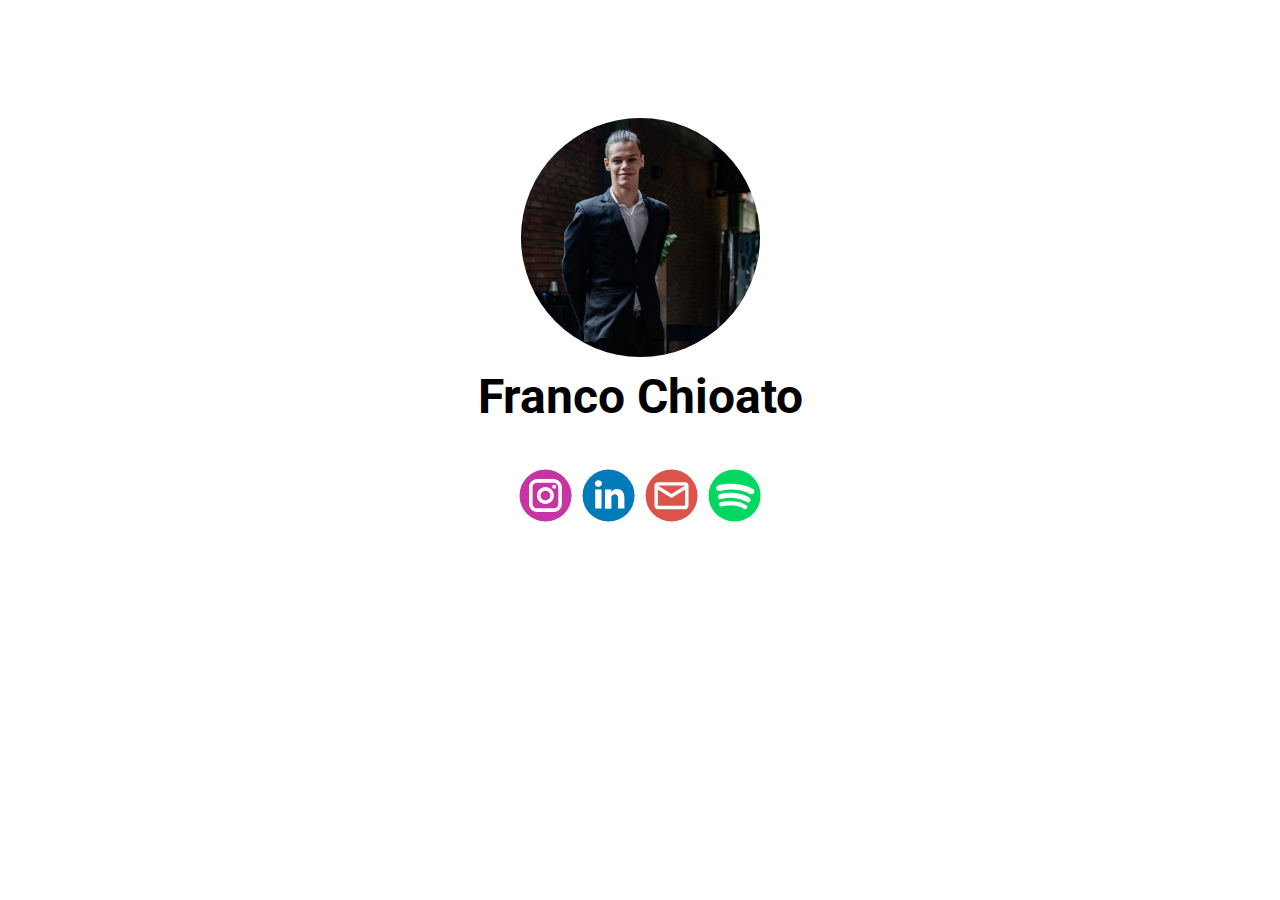
<file: index.html>
<!DOCTYPE html>
<html style="font-size: 16px;">
  <head>
    <meta name="viewport" content="width=device-width, initial-scale=1.0">
    <meta charset="utf-8">
    <meta name="keywords" content="">
    <meta name="description" content="">
    <meta name="page_type" content="np-template-header-footer-from-plugin">
    <title>Home</title>
    <link rel="stylesheet" href="nicepage.css" media="screen">
<link rel="stylesheet" href="Home.css" media="screen">
    <script class="u-script" type="text/javascript" src="jquery-1.9.1.min.js" defer=""></script>
    <script class="u-script" type="text/javascript" src="nicepage.js" defer=""></script>
    <meta name="generator" content="Nicepage 4.2.22, nicepage.com">
    <link id="u-theme-google-font" rel="stylesheet" href="https://fonts.googleapis.com/css?family=Roboto:100,100i,300,300i,400,400i,500,500i,700,700i,900,900i|Open+Sans:300,300i,400,400i,600,600i,700,700i,800,800i">
    
    
    <script type="application/ld+json">{
		"@context": "http://schema.org",
		"@type": "Organization",
		"name": "WebSite1160407",
		"url": "/"
}</script>
    <meta name="theme-color" content="#478ac9">
    <meta property="og:title" content="Home">
    <meta property="og:description" content="">
    <meta property="og:type" content="website">
    <link rel="canonical" href="/">
  </head>
  <body data-home-page="https://website1160407.nicepage.io/Home.html?version=77e8b4a9-d091-4a24-861d-b3e73ce50eb2" data-home-page-title="Home" class="u-body">
    <section class="u-align-center u-clearfix u-section-1" id="sec-5ab1">
      <div class="u-clearfix u-sheet u-valign-middle u-sheet-1">
        <div class="u-align-center u-container-style u-group u-group-1">
          <div class="u-container-layout u-valign-middle u-container-layout-1">
            <div alt="" class="u-image u-image-circle u-preserve-proportions u-image-1" data-image-width="720" data-image-height="720"></div>
            <h2 class="u-text u-text-black u-text-1" spellcheck="false">Franco Chioato</h2>
            <div class="u-social-icons u-spacing-10 u-social-icons-1">
              <a class="u-social-url" title="instagram" target="_blank" href="https://instagram.com/name"><span class="u-icon u-social-icon u-social-instagram u-icon-1"><svg class="u-svg-link" preserveAspectRatio="xMidYMin slice" viewBox="0 0 112 112" style=""><use xlink:href="#svg-f5ab"></use></svg><svg class="u-svg-content" viewBox="0 0 112 112" x="0" y="0" id="svg-f5ab"><circle fill="currentColor" cx="56.1" cy="56.1" r="55"></circle><path fill="#FFFFFF" d="M55.9,38.2c-9.9,0-17.9,8-17.9,17.9C38,66,46,74,55.9,74c9.9,0,17.9-8,17.9-17.9C73.8,46.2,65.8,38.2,55.9,38.2
z M55.9,66.4c-5.7,0-10.3-4.6-10.3-10.3c-0.1-5.7,4.6-10.3,10.3-10.3c5.7,0,10.3,4.6,10.3,10.3C66.2,61.8,61.6,66.4,55.9,66.4z"></path><path fill="#FFFFFF" d="M74.3,33.5c-2.3,0-4.2,1.9-4.2,4.2s1.9,4.2,4.2,4.2s4.2-1.9,4.2-4.2S76.6,33.5,74.3,33.5z"></path><path fill="#FFFFFF" d="M73.1,21.3H38.6c-9.7,0-17.5,7.9-17.5,17.5v34.5c0,9.7,7.9,17.6,17.5,17.6h34.5c9.7,0,17.5-7.9,17.5-17.5V38.8
C90.6,29.1,82.7,21.3,73.1,21.3z M83,73.3c0,5.5-4.5,9.9-9.9,9.9H38.6c-5.5,0-9.9-4.5-9.9-9.9V38.8c0-5.5,4.5-9.9,9.9-9.9h34.5
c5.5,0,9.9,4.5,9.9,9.9V73.3z"></path></svg></span>
              </a>
              <a class="u-social-url" target="_blank" data-type="LinkedIn" title="LinkedIn" href=""><span class="u-icon u-social-icon u-social-linkedin u-icon-2"><svg class="u-svg-link" preserveAspectRatio="xMidYMin slice" viewBox="0 0 112 112" style=""><use xlink:href="#svg-ec59"></use></svg><svg class="u-svg-content" viewBox="0 0 112 112" x="0" y="0" id="svg-ec59"><circle fill="currentColor" cx="56.1" cy="56.1" r="55"></circle><path fill="#FFFFFF" d="M41.3,83.7H27.9V43.4h13.4V83.7z M34.6,37.9L34.6,37.9c-4.6,0-7.5-3.1-7.5-7c0-4,3-7,7.6-7s7.4,3,7.5,7
            C42.2,34.8,39.2,37.9,34.6,37.9z M89.6,83.7H76.2V62.2c0-5.4-1.9-9.1-6.8-9.1c-3.7,0-5.9,2.5-6.9,4.9c-0.4,0.9-0.4,2.1-0.4,3.3v22.5
            H48.7c0,0,0.2-36.5,0-40.3h13.4v5.7c1.8-2.7,5-6.7,12.1-6.7c8.8,0,15.4,5.8,15.4,18.1V83.7z"></path></svg></span>
              </a>
              <a class="u-social-url" target="_blank" data-type="Email" title="Email" href=""><span class="u-icon u-social-email u-social-icon u-icon-3"><svg class="u-svg-link" preserveAspectRatio="xMidYMin slice" viewBox="0 0 112 112" style=""><use xlink:href="#svg-7b17"></use></svg><svg class="u-svg-content" viewBox="0 0 112 112" x="0" y="0" id="svg-7b17"><circle fill="currentColor" cx="56.1" cy="56.1" r="55"></circle><path id="path3864" fill="#FFFFFF" d="M27.2,28h57.6c4,0,7.2,3.2,7.2,7.2l0,0v42.7c0,3.9-3.2,7.2-7.2,7.2l0,0H27.2
	c-4,0-7.2-3.2-7.2-7.2V35.2C20,31.1,23.2,28,27.2,28 M56,52.9l28.8-17.8H27.2L56,52.9 M27.2,77.7h57.6V43.5L56,61.3L27.2,43.5V77.7z
	"></path></svg></span>
              </a>
              <a class="u-social-url" target="_blank" data-type="Spotify" title="Spotify" href=""><span class="u-icon u-social-icon u-social-spotify u-icon-4"><svg class="u-svg-link" preserveAspectRatio="xMidYMin slice" viewBox="0 0 112 112" style=""><use xlink:href="#svg-01d1"></use></svg><svg class="u-svg-content" viewBox="0 0 112 112" x="0" y="0" id="svg-01d1"><circle fill="#00D95F" cx="56.1" cy="56.1" r="55"></circle><path fill="#FFFFFE" d="M94.5,41.9c-1.9-1.1-3.8-2.1-5.8-3c-2-0.9-4-1.7-6.1-2.4c-5.1-1.7-10.2-3-15.4-3.9
	c-5.2-0.9-10.5-1.3-15.8-1.5c-2.2-0.1-4.3-0.1-6.5,0c-2.2,0.1-4.3,0.2-6.5,0.4c-2.1,0.2-4.1,0.4-6.1,0.7c-2,0.3-4,0.7-6,1.1
	c-0.8,0.2-1.6,0.4-2.4,0.6c-0.8,0.2-1.6,0.5-2.4,0.7c-1.3,0.4-2.4,1.3-3.1,2.3c-0.7,1.1-1.1,2.4-1.1,3.7c0,1.4,0.5,2.7,1.3,3.7
	c0.8,1,1.9,1.8,3.2,2.2c0.6,0.2,1.2,0.3,1.8,0.2c0.6,0,1.2-0.1,1.8-0.2l0.6-0.2c1.4-0.4,2.8-0.7,4.2-1c2.2-0.5,4.3-0.8,6.5-1.1
	c2.2-0.3,4.4-0.4,6.6-0.6c1.9-0.1,3.9-0.1,5.8-0.1c1.9,0,3.8,0.1,5.8,0.2c1.9,0.1,3.7,0.3,5.6,0.5c1.8,0.2,3.6,0.5,5.5,0.8
	c2.6,0.5,5.2,1,7.8,1.7c2.5,0.7,5.1,1.5,7.5,2.5c1.3,0.5,2.5,1,3.6,1.6c1.2,0.6,2.4,1.2,3.5,1.9c1,0.6,2.1,0.8,3.2,0.9
	c1.1,0,2.2-0.3,3.2-0.8c0.9-0.6,1.8-1.3,2.3-2.3c0.5-0.9,0.8-2,0.8-3.1l0-0.2c0,0,0-0.2,0-0.3c0-0.3-0.1-0.6-0.1-0.9
	c-0.2-0.9-0.6-1.7-1.1-2.4C95.9,42.9,95.2,42.3,94.5,41.9z"></path><path fill="#FFFFFE" d="M73,54c-4.7-1.5-9.5-2.6-14.4-3.3c-4.9-0.7-9.8-0.9-14.7-0.7c-2.3,0.1-4.6,0.3-6.9,0.5
	c-2.3,0.3-4.5,0.7-6.8,1.2c-0.9,0.2-1.9,0.4-2.8,0.7c-0.9,0.2-1.8,0.5-2.7,0.8c-1.1,0.3-2,1-2.7,1.9c-0.7,0.9-1,2-1.1,3.1
	c0,1.1,0.3,2.2,0.9,3.1c0.6,0.9,1.5,1.6,2.5,2.1c0.6,0.3,1.3,0.4,2,0.4c0.6,0,1.3-0.1,1.9-0.3c3-0.9,6-1.5,9-1.9
	c3.2-0.5,6.5-0.7,9.7-0.7c2.5,0,4.9,0.1,7.3,0.3c2.4,0.2,4.7,0.5,7,1c3,0.6,5.9,1.3,8.8,2.2c2.9,0.9,5.7,2.1,8.4,3.5
	c0.9,0.4,1.7,0.9,2.6,1.4l0.9,0.5c1.3,0.7,2.8,0.9,4.1,0.6c1.3-0.3,2.5-1.2,3.3-2.4c0.7-1.2,1-2.7,0.6-4.2c-0.3-1.3-1.1-2.5-2.4-3.3
	l0,0c-0.2-0.1-0.5-0.3-0.6-0.4c-2.2-1.3-4.4-2.4-6.7-3.5C77.8,55.6,75.4,54.7,73,54z"></path><path fill="#FFFFFE" d="M58.7,68.6c-3.6-0.5-7.2-0.8-10.9-0.9h-0.1c-0.8,0-1.5,0.1-2.3,0.1c-1.7,0.1-3.5,0.2-5.1,0.3
	c-2.2,0.2-4.4,0.5-6.6,0.8c-2.2,0.4-4.4,0.8-6.5,1.3c-0.2,0-0.3,0.1-0.6,0.1h0c-0.2,0.1-0.4,0.1-0.6,0.2c-1,0.4-1.8,1.1-2.3,2.1
	c-0.5,0.9-0.7,2-0.5,3.1c0.2,1.1,0.8,2,1.6,2.6c0.8,0.6,1.8,1,2.9,1c0.3,0,0.7,0,1-0.1c0.3,0,0.6-0.1,0.9-0.2c2.6-0.6,5.2-1,7.8-1.4
	c2.6-0.4,5.2-0.6,7.9-0.7c2-0.1,4.1-0.1,6.1,0c2,0.1,4,0.3,6,0.6c3.3,0.5,6.4,1.3,9.5,2.3c3.1,1.1,6,2.4,8.8,4.1l0,0l0.1,0.1
	c0.3,0.2,0.6,0.3,0.9,0.5c1.1,0.5,2.2,0.5,3.2,0.2c1-0.3,1.9-1,2.5-2c0.6-1,0.8-2.2,0.6-3.2c-0.2-1.1-0.8-2.1-1.7-2.8
	c-0.3-0.2-0.6-0.4-0.9-0.6l-0.1-0.1l0,0c-1.7-1-3.5-2-5.4-2.8c-1.8-0.8-3.7-1.6-5.7-2.2C65.8,70,62.3,69.2,58.7,68.6z"></path></svg></span>
              </a>
            </div>
          </div>
        </div>
      </div>
    </section>
    
    
    
  </body>
</html>
</file>
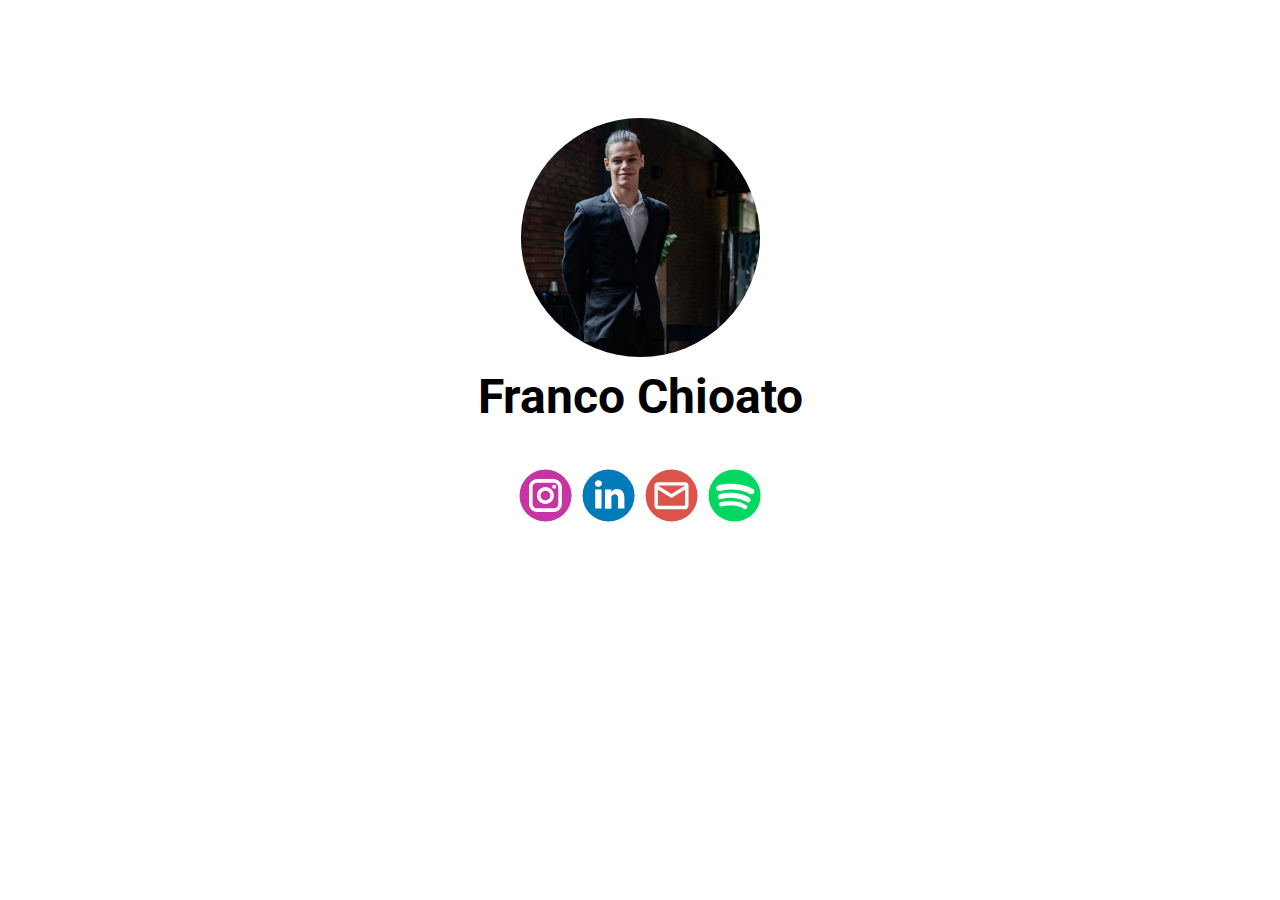
<file: Home.html>
<!DOCTYPE html>
<html style="font-size: 16px;">
  <head>
    <meta name="viewport" content="width=device-width, initial-scale=1.0">
    <meta charset="utf-8">
    <meta name="keywords" content="">
    <meta name="description" content="">
    <meta name="page_type" content="np-template-header-footer-from-plugin">
    <title>Home</title>
    <link rel="stylesheet" href="nicepage.css" media="screen">
<link rel="stylesheet" href="Home.css" media="screen">
    <script class="u-script" type="text/javascript" src="jquery-1.9.1.min.js" defer=""></script>
    <script class="u-script" type="text/javascript" src="nicepage.js" defer=""></script>
    <meta name="generator" content="Nicepage 4.2.22, nicepage.com">
    <link id="u-theme-google-font" rel="stylesheet" href="https://fonts.googleapis.com/css?family=Roboto:100,100i,300,300i,400,400i,500,500i,700,700i,900,900i|Open+Sans:300,300i,400,400i,600,600i,700,700i,800,800i">
    
    
    <script type="application/ld+json">{
		"@context": "http://schema.org",
		"@type": "Organization",
		"name": "WebSite1160407",
		"url": "/"
}</script>
    <meta name="theme-color" content="#478ac9">
    <meta property="og:title" content="Home">
    <meta property="og:description" content="">
    <meta property="og:type" content="website">
    <link rel="canonical" href="/">
  </head>
  <body class="u-body">
    <section class="u-align-center u-clearfix u-section-1" id="sec-5ab1">
      <div class="u-clearfix u-sheet u-valign-middle u-sheet-1">
        <div class="u-align-center u-container-style u-group u-group-1">
          <div class="u-container-layout u-valign-middle u-container-layout-1">
            <div alt="" class="u-image u-image-circle u-preserve-proportions u-image-1" data-image-width="720" data-image-height="720"></div>
            <h2 class="u-text u-text-black u-text-1" spellcheck="false">Franco Chioato</h2>
            <div class="u-social-icons u-spacing-10 u-social-icons-1">
              <a class="u-social-url" title="instagram" target="_blank" href="https://instagram.com/name"><span class="u-icon u-social-icon u-social-instagram u-icon-1"><svg class="u-svg-link" preserveAspectRatio="xMidYMin slice" viewBox="0 0 112 112" style=""><use xlink:href="#svg-f5ab"></use></svg><svg class="u-svg-content" viewBox="0 0 112 112" x="0" y="0" id="svg-f5ab"><circle fill="currentColor" cx="56.1" cy="56.1" r="55"></circle><path fill="#FFFFFF" d="M55.9,38.2c-9.9,0-17.9,8-17.9,17.9C38,66,46,74,55.9,74c9.9,0,17.9-8,17.9-17.9C73.8,46.2,65.8,38.2,55.9,38.2
z M55.9,66.4c-5.7,0-10.3-4.6-10.3-10.3c-0.1-5.7,4.6-10.3,10.3-10.3c5.7,0,10.3,4.6,10.3,10.3C66.2,61.8,61.6,66.4,55.9,66.4z"></path><path fill="#FFFFFF" d="M74.3,33.5c-2.3,0-4.2,1.9-4.2,4.2s1.9,4.2,4.2,4.2s4.2-1.9,4.2-4.2S76.6,33.5,74.3,33.5z"></path><path fill="#FFFFFF" d="M73.1,21.3H38.6c-9.7,0-17.5,7.9-17.5,17.5v34.5c0,9.7,7.9,17.6,17.5,17.6h34.5c9.7,0,17.5-7.9,17.5-17.5V38.8
C90.6,29.1,82.7,21.3,73.1,21.3z M83,73.3c0,5.5-4.5,9.9-9.9,9.9H38.6c-5.5,0-9.9-4.5-9.9-9.9V38.8c0-5.5,4.5-9.9,9.9-9.9h34.5
c5.5,0,9.9,4.5,9.9,9.9V73.3z"></path></svg></span>
              </a>
              <a class="u-social-url" target="_blank" data-type="LinkedIn" title="LinkedIn" href=""><span class="u-icon u-social-icon u-social-linkedin u-icon-2"><svg class="u-svg-link" preserveAspectRatio="xMidYMin slice" viewBox="0 0 112 112" style=""><use xlink:href="#svg-ec59"></use></svg><svg class="u-svg-content" viewBox="0 0 112 112" x="0" y="0" id="svg-ec59"><circle fill="currentColor" cx="56.1" cy="56.1" r="55"></circle><path fill="#FFFFFF" d="M41.3,83.7H27.9V43.4h13.4V83.7z M34.6,37.9L34.6,37.9c-4.6,0-7.5-3.1-7.5-7c0-4,3-7,7.6-7s7.4,3,7.5,7
            C42.2,34.8,39.2,37.9,34.6,37.9z M89.6,83.7H76.2V62.2c0-5.4-1.9-9.1-6.8-9.1c-3.7,0-5.9,2.5-6.9,4.9c-0.4,0.9-0.4,2.1-0.4,3.3v22.5
            H48.7c0,0,0.2-36.5,0-40.3h13.4v5.7c1.8-2.7,5-6.7,12.1-6.7c8.8,0,15.4,5.8,15.4,18.1V83.7z"></path></svg></span>
              </a>
              <a class="u-social-url" target="_blank" data-type="Email" title="Email" href=""><span class="u-icon u-social-email u-social-icon u-icon-3"><svg class="u-svg-link" preserveAspectRatio="xMidYMin slice" viewBox="0 0 112 112" style=""><use xlink:href="#svg-7b17"></use></svg><svg class="u-svg-content" viewBox="0 0 112 112" x="0" y="0" id="svg-7b17"><circle fill="currentColor" cx="56.1" cy="56.1" r="55"></circle><path id="path3864" fill="#FFFFFF" d="M27.2,28h57.6c4,0,7.2,3.2,7.2,7.2l0,0v42.7c0,3.9-3.2,7.2-7.2,7.2l0,0H27.2
	c-4,0-7.2-3.2-7.2-7.2V35.2C20,31.1,23.2,28,27.2,28 M56,52.9l28.8-17.8H27.2L56,52.9 M27.2,77.7h57.6V43.5L56,61.3L27.2,43.5V77.7z
	"></path></svg></span>
              </a>
              <a class="u-social-url" target="_blank" data-type="Spotify" title="Spotify" href=""><span class="u-icon u-social-icon u-social-spotify u-icon-4"><svg class="u-svg-link" preserveAspectRatio="xMidYMin slice" viewBox="0 0 112 112" style=""><use xlink:href="#svg-01d1"></use></svg><svg class="u-svg-content" viewBox="0 0 112 112" x="0" y="0" id="svg-01d1"><circle fill="#00D95F" cx="56.1" cy="56.1" r="55"></circle><path fill="#FFFFFE" d="M94.5,41.9c-1.9-1.1-3.8-2.1-5.8-3c-2-0.9-4-1.7-6.1-2.4c-5.1-1.7-10.2-3-15.4-3.9
	c-5.2-0.9-10.5-1.3-15.8-1.5c-2.2-0.1-4.3-0.1-6.5,0c-2.2,0.1-4.3,0.2-6.5,0.4c-2.1,0.2-4.1,0.4-6.1,0.7c-2,0.3-4,0.7-6,1.1
	c-0.8,0.2-1.6,0.4-2.4,0.6c-0.8,0.2-1.6,0.5-2.4,0.7c-1.3,0.4-2.4,1.3-3.1,2.3c-0.7,1.1-1.1,2.4-1.1,3.7c0,1.4,0.5,2.7,1.3,3.7
	c0.8,1,1.9,1.8,3.2,2.2c0.6,0.2,1.2,0.3,1.8,0.2c0.6,0,1.2-0.1,1.8-0.2l0.6-0.2c1.4-0.4,2.8-0.7,4.2-1c2.2-0.5,4.3-0.8,6.5-1.1
	c2.2-0.3,4.4-0.4,6.6-0.6c1.9-0.1,3.9-0.1,5.8-0.1c1.9,0,3.8,0.1,5.8,0.2c1.9,0.1,3.7,0.3,5.6,0.5c1.8,0.2,3.6,0.5,5.5,0.8
	c2.6,0.5,5.2,1,7.8,1.7c2.5,0.7,5.1,1.5,7.5,2.5c1.3,0.5,2.5,1,3.6,1.6c1.2,0.6,2.4,1.2,3.5,1.9c1,0.6,2.1,0.8,3.2,0.9
	c1.1,0,2.2-0.3,3.2-0.8c0.9-0.6,1.8-1.3,2.3-2.3c0.5-0.9,0.8-2,0.8-3.1l0-0.2c0,0,0-0.2,0-0.3c0-0.3-0.1-0.6-0.1-0.9
	c-0.2-0.9-0.6-1.7-1.1-2.4C95.9,42.9,95.2,42.3,94.5,41.9z"></path><path fill="#FFFFFE" d="M73,54c-4.7-1.5-9.5-2.6-14.4-3.3c-4.9-0.7-9.8-0.9-14.7-0.7c-2.3,0.1-4.6,0.3-6.9,0.5
	c-2.3,0.3-4.5,0.7-6.8,1.2c-0.9,0.2-1.9,0.4-2.8,0.7c-0.9,0.2-1.8,0.5-2.7,0.8c-1.1,0.3-2,1-2.7,1.9c-0.7,0.9-1,2-1.1,3.1
	c0,1.1,0.3,2.2,0.9,3.1c0.6,0.9,1.5,1.6,2.5,2.1c0.6,0.3,1.3,0.4,2,0.4c0.6,0,1.3-0.1,1.9-0.3c3-0.9,6-1.5,9-1.9
	c3.2-0.5,6.5-0.7,9.7-0.7c2.5,0,4.9,0.1,7.3,0.3c2.4,0.2,4.7,0.5,7,1c3,0.6,5.9,1.3,8.8,2.2c2.9,0.9,5.7,2.1,8.4,3.5
	c0.9,0.4,1.7,0.9,2.6,1.4l0.9,0.5c1.3,0.7,2.8,0.9,4.1,0.6c1.3-0.3,2.5-1.2,3.3-2.4c0.7-1.2,1-2.7,0.6-4.2c-0.3-1.3-1.1-2.5-2.4-3.3
	l0,0c-0.2-0.1-0.5-0.3-0.6-0.4c-2.2-1.3-4.4-2.4-6.7-3.5C77.8,55.6,75.4,54.7,73,54z"></path><path fill="#FFFFFE" d="M58.7,68.6c-3.6-0.5-7.2-0.8-10.9-0.9h-0.1c-0.8,0-1.5,0.1-2.3,0.1c-1.7,0.1-3.5,0.2-5.1,0.3
	c-2.2,0.2-4.4,0.5-6.6,0.8c-2.2,0.4-4.4,0.8-6.5,1.3c-0.2,0-0.3,0.1-0.6,0.1h0c-0.2,0.1-0.4,0.1-0.6,0.2c-1,0.4-1.8,1.1-2.3,2.1
	c-0.5,0.9-0.7,2-0.5,3.1c0.2,1.1,0.8,2,1.6,2.6c0.8,0.6,1.8,1,2.9,1c0.3,0,0.7,0,1-0.1c0.3,0,0.6-0.1,0.9-0.2c2.6-0.6,5.2-1,7.8-1.4
	c2.6-0.4,5.2-0.6,7.9-0.7c2-0.1,4.1-0.1,6.1,0c2,0.1,4,0.3,6,0.6c3.3,0.5,6.4,1.3,9.5,2.3c3.1,1.1,6,2.4,8.8,4.1l0,0l0.1,0.1
	c0.3,0.2,0.6,0.3,0.9,0.5c1.1,0.5,2.2,0.5,3.2,0.2c1-0.3,1.9-1,2.5-2c0.6-1,0.8-2.2,0.6-3.2c-0.2-1.1-0.8-2.1-1.7-2.8
	c-0.3-0.2-0.6-0.4-0.9-0.6l-0.1-0.1l0,0c-1.7-1-3.5-2-5.4-2.8c-1.8-0.8-3.7-1.6-5.7-2.2C65.8,70,62.3,69.2,58.7,68.6z"></path></svg></span>
              </a>
            </div>
          </div>
        </div>
      </div>
    </section>
    
    
    
  </body>
</html>
</file>
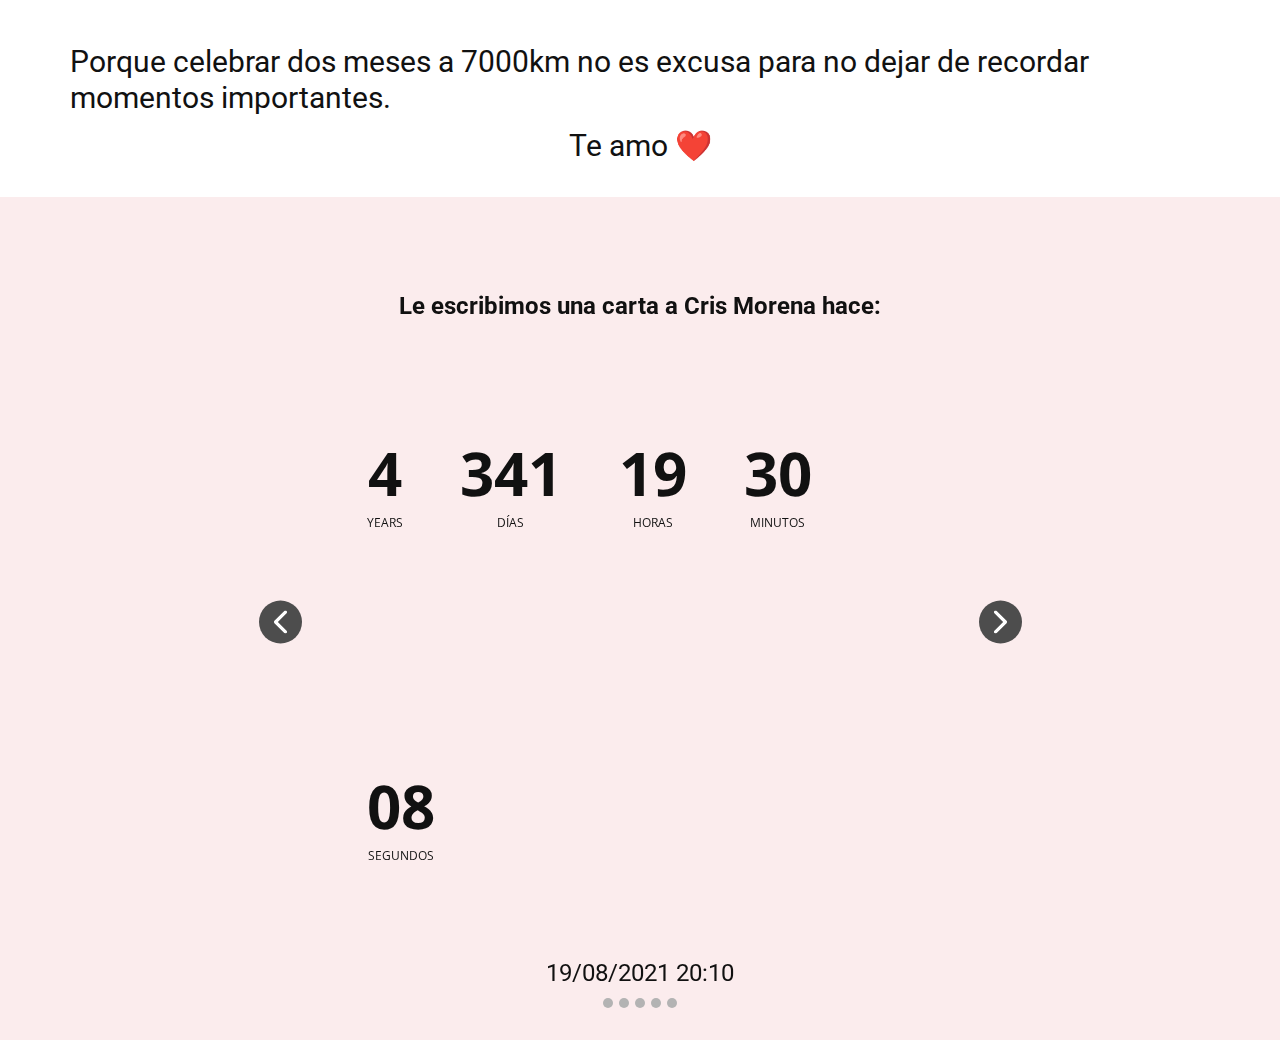
<file: TwoMonths.html>
<!DOCTYPE html>
<html style="font-size: 16px;">
  <head>
    <meta name="viewport" content="width=device-width, initial-scale=1.0">
    <meta charset="utf-8">
    <meta name="keywords" content="">
    <meta name="description" content="">
    <meta name="page_type" content="np-template-header-footer-from-plugin">
    <title>TwoMonths</title>
    <link rel="stylesheet" href="nicepage.css" media="screen">
<link rel="stylesheet" href="TwoMonths.css" media="screen">
    <script class="u-script" type="text/javascript" src="jquery-1.9.1.min.js" defer=""></script>
    <script class="u-script" type="text/javascript" src="nicepage.js" defer=""></script>
    <meta name="generator" content="Nicepage 4.2.22, nicepage.com">
    <link id="u-theme-google-font" rel="stylesheet" href="https://fonts.googleapis.com/css?family=Roboto:100,100i,300,300i,400,400i,500,500i,700,700i,900,900i|Open+Sans:300,300i,400,400i,600,600i,700,700i,800,800i">
    
    
    
    <script type="application/ld+json">{
		"@context": "http://schema.org",
		"@type": "Organization",
		"name": "WebSite1160407"
}</script>
    <meta name="theme-color" content="#478ac9">
    <meta property="og:title" content="TwoMonths">
    <meta property="og:description" content="">
    <meta property="og:type" content="website">
  </head>
  <body class="u-body">
    <section class="u-clearfix u-section-1" id="sec-c994">
      <div class="u-clearfix u-sheet u-sheet-1">
        <h3 class="u-text u-text-default-lg u-text-default-md u-text-default-sm u-text-default-xl u-text-1" spellcheck="true">Porque celebrar dos meses a 7000km no es excusa para no dejar de recordar momentos importantes.</h3>
        <h3 class="u-text u-text-default u-text-2">Te amo ❤️</h3>
      </div>
    </section>
    <section class="u-align-center u-clearfix u-palette-2-light-3 u-section-2" id="sec-1547">
      <div class="u-clearfix u-sheet u-sheet-1">
        <div id="carousel-5989" data-interval="5000" data-u-ride="false" class="u-carousel u-expanded-width-sm u-slider u-slider-1" data-pause="false">
          <ol class="u-absolute-hcenter u-carousel-indicators u-carousel-indicators-1">
            <li data-u-target="#carousel-5989" class="u-active u-grey-30 u-shape-circle" data-u-slide-to="0" style="width: 10px; height: 10px;"></li>
            <li data-u-target="#carousel-5989" class="u-grey-30 u-shape-circle" data-u-slide-to="1" style="width: 10px; height: 10px;"></li>
            <li data-u-target="#carousel-5989" class="u-grey-30 u-shape-circle" data-u-slide-to="2" style="width: 10px; height: 10px;"></li>
            <li data-u-target="#carousel-5989" class="u-grey-30 u-shape-circle" data-u-slide-to="3" style="width: 10px; height: 10px;"></li>
            <li data-u-target="#carousel-5989" class="u-grey-30 u-shape-circle" data-u-slide-to="4" style="width: 10px; height: 10px;"></li>
          </ol>
          <div class="u-carousel-inner" role="listbox">
            <div class="u-active u-align-center u-carousel-item u-container-style u-slide">
              <div class="u-container-layout u-container-layout-1">
                <h4 class="u-text u-text-default-lg u-text-default-md u-text-default-sm u-text-default-xl u-text-1" spellcheck="true"> Le escribimos una carta a Cris Morena hace:</h4>
                <div class="u-align-center-xs u-countdown u-countdown-1" data-timer-id="44000" data-type="to-date" data-target-date="Thu, 19 Aug 2021 23:10:10 GMT" data-for="everyone" data-direction="up" data-time-left="750m" data-target-number="100" data-frequency="1s" data-start-time="Fri, 24 Dec 2021 03:47:05 GMT">
                  <div class="u-countdown-wrapper u-spacing-1">
                    <div class="u-countdown-item u-countdown-years u-hidden u-spacing-10 u-countdown-item-1">
                      <div class="u-countdown-counter u-countdown-counter-1"><span class="u-countdown-number">0</span><span class="u-countdown-number u-hidden">0</span></div>
                      <div class="u-countdown-label u-countdown-label-1">Years</div>
                    </div>
                    <div class="u-countdown-separator u-hidden u-countdown-separator-1"></div>
                    <div class="u-countdown-days u-countdown-item u-spacing-10 u-countdown-item-2">
                      <div class="u-countdown-counter u-countdown-counter-2"><span class="u-countdown-number">1</span><span class="u-countdown-number">2</span><span class="u-countdown-number">6</span></div>
                      <div class="u-countdown-label u-countdown-label-2">Días</div>
                    </div>
                    <div class="u-countdown-separator u-countdown-separator-2"></div>
                    <div class="u-countdown-hours u-countdown-item u-spacing-10 u-countdown-item-3">
                      <div class="u-countdown-counter u-countdown-counter-3"><span class="u-countdown-number">0</span><span class="u-countdown-number">5</span></div>
                      <div class="u-countdown-label u-countdown-label-3">Horas</div>
                    </div>
                    <div class="u-countdown-separator u-countdown-separator-3"></div>
                    <div class="u-countdown-item u-countdown-minutes u-spacing-10 u-countdown-item-4">
                      <div class="u-countdown-counter u-countdown-counter-4"><span class="u-countdown-number">0</span><span class="u-countdown-number">0</span></div>
                      <div class="u-countdown-label u-countdown-label-4">MINUTOS</div>
                    </div>
                    <div class="u-countdown-separator u-countdown-separator-4"></div>
                    <div class="u-countdown-item u-countdown-seconds u-spacing-10 u-countdown-item-5">
                      <div class="u-countdown-counter u-countdown-counter-5"><span class="u-countdown-number">5</span><span class="u-countdown-number">3</span></div>
                      <div class="u-countdown-label u-countdown-label-5">SEGUNDOS</div>
                    </div>
                    <div class="u-countdown-separator u-hidden u-countdown-separator-5"></div>
                    <div class="u-countdown-item u-countdown-numbers u-hidden u-spacing-10 u-countdown-item-6">
                      <div class="u-countdown-counter u-countdown-counter-6"><span class="u-countdown-number">0</span><span class="u-countdown-number">1</span><span class="u-countdown-number">0</span><span class="u-countdown-number">0</span></div>
                      <div class="u-countdown-label u-countdown-label-6">Items</div>
                    </div>
                  </div>
                  <div class="u-countdown-message u-hidden">
                    <p>Sorry, the time is up.</p>
                  </div>
                </div>
                <h4 class="u-text u-text-default-lg u-text-default-md u-text-default-sm u-text-default-xl u-text-2" spellcheck="false"> 19/08/2021 20:10</h4>
              </div>
              <style data-mode="XL" data-visited="true"></style>
              <style data-mode="LG"></style>
              <style data-mode="MD"></style>
              <style data-mode="SM" data-visited="true"></style>
              <style data-mode="XS" data-visited="true"></style>
            </div>
            <div class="u-align-center u-carousel-item u-container-style u-slide">
              <div class="u-container-layout u-container-layout-2">
                <div class="u-align-center-xs u-countdown u-countdown-2" data-timer-id="44000" data-type="to-date" data-target-date="Mon, 20 Sep 2021 15:25:10 GMT" data-for="everyone" data-direction="up" data-time-left="750m" data-target-number="100" data-frequency="1s" data-start-time="Fri, 24 Dec 2021 03:47:05 GMT">
                  <div class="u-countdown-wrapper u-spacing-1">
                    <div class="u-countdown-item u-countdown-years u-hidden u-spacing-10 u-countdown-item-7">
                      <div class="u-countdown-counter u-countdown-counter-7"><span class="u-countdown-number">0</span><span class="u-countdown-number u-hidden">0</span></div>
                      <div class="u-countdown-label u-countdown-label-7">Years</div>
                    </div>
                    <div class="u-countdown-separator u-hidden u-countdown-separator-6"></div>
                    <div class="u-countdown-days u-countdown-item u-spacing-10 u-countdown-item-8">
                      <div class="u-countdown-counter u-countdown-counter-8"><span class="u-countdown-number">9</span><span class="u-countdown-number">4</span><span class="u-countdown-number u-hidden">0</span></div>
                      <div class="u-countdown-label u-countdown-label-8">Días</div>
                    </div>
                    <div class="u-countdown-separator u-countdown-separator-7"></div>
                    <div class="u-countdown-hours u-countdown-item u-spacing-10 u-countdown-item-9">
                      <div class="u-countdown-counter u-countdown-counter-9"><span class="u-countdown-number">1</span><span class="u-countdown-number">2</span></div>
                      <div class="u-countdown-label u-countdown-label-9">Horas</div>
                    </div>
                    <div class="u-countdown-separator u-countdown-separator-8"></div>
                    <div class="u-countdown-item u-countdown-minutes u-spacing-10 u-countdown-item-10">
                      <div class="u-countdown-counter u-countdown-counter-10"><span class="u-countdown-number">5</span><span class="u-countdown-number">0</span></div>
                      <div class="u-countdown-label u-countdown-label-10">MINUTOS</div>
                    </div>
                    <div class="u-countdown-separator u-countdown-separator-9"></div>
                    <div class="u-countdown-item u-countdown-seconds u-spacing-10 u-countdown-item-11">
                      <div class="u-countdown-counter u-countdown-counter-11"><span class="u-countdown-number">2</span><span class="u-countdown-number">1</span></div>
                      <div class="u-countdown-label u-countdown-label-11">SEGUNDOS</div>
                    </div>
                    <div class="u-countdown-separator u-hidden u-countdown-separator-10"></div>
                    <div class="u-countdown-item u-countdown-numbers u-hidden u-spacing-10 u-countdown-item-12">
                      <div class="u-countdown-counter u-countdown-counter-12"><span class="u-countdown-number">0</span><span class="u-countdown-number">1</span><span class="u-countdown-number">0</span><span class="u-countdown-number">0</span></div>
                      <div class="u-countdown-label u-countdown-label-12">Items</div>
                    </div>
                  </div>
                  <div class="u-countdown-message u-hidden">
                    <p>Sorry, the time is up.</p>
                  </div>
                </div>
                <h4 class="u-text u-text-default u-text-3">Salimos por primera vez hace:</h4>
                <h4 class="u-text u-text-default-lg u-text-default-md u-text-default-sm u-text-default-xl u-text-4" spellcheck="false"> 20/09/2021 12:25</h4>
              </div>
            </div>
            <div class="u-align-center u-carousel-item u-container-style u-slide">
              <div class="u-container-layout u-container-layout-3">
                <div class="u-countdown u-countdown-3" data-timer-id="44000" data-type="to-date" data-target-date="Sat, 09 Oct 2021 18:00:10 GMT" data-for="everyone" data-direction="up" data-time-left="750m" data-target-number="100" data-frequency="1s" data-start-time="Fri, 24 Dec 2021 03:47:05 GMT">
                  <div class="u-countdown-wrapper u-spacing-1">
                    <div class="u-countdown-item u-countdown-years u-hidden u-spacing-10 u-countdown-item-13">
                      <div class="u-countdown-counter u-countdown-counter-13"><span class="u-countdown-number">0</span><span class="u-countdown-number u-hidden">0</span></div>
                      <div class="u-countdown-label u-countdown-label-13">Years</div>
                    </div>
                    <div class="u-countdown-separator u-hidden u-countdown-separator-11"></div>
                    <div class="u-countdown-days u-countdown-item u-spacing-10 u-countdown-item-14">
                      <div class="u-countdown-counter u-countdown-counter-14"><span class="u-countdown-number">7</span><span class="u-countdown-number">5</span><span class="u-countdown-number u-hidden">0</span></div>
                      <div class="u-countdown-label u-countdown-label-14">Días</div>
                    </div>
                    <div class="u-countdown-separator u-countdown-separator-12"></div>
                    <div class="u-countdown-hours u-countdown-item u-spacing-10 u-countdown-item-15">
                      <div class="u-countdown-counter u-countdown-counter-15"><span class="u-countdown-number">1</span><span class="u-countdown-number">0</span></div>
                      <div class="u-countdown-label u-countdown-label-15">Horas</div>
                    </div>
                    <div class="u-countdown-separator u-countdown-separator-13"></div>
                    <div class="u-countdown-item u-countdown-minutes u-spacing-10 u-countdown-item-16">
                      <div class="u-countdown-counter u-countdown-counter-16"><span class="u-countdown-number">1</span><span class="u-countdown-number">9</span></div>
                      <div class="u-countdown-label u-countdown-label-16">MINUTOS</div>
                    </div>
                    <div class="u-countdown-separator u-countdown-separator-14"></div>
                    <div class="u-countdown-item u-countdown-seconds u-spacing-10 u-countdown-item-17">
                      <div class="u-countdown-counter u-countdown-counter-17"><span class="u-countdown-number">2</span><span class="u-countdown-number">5</span></div>
                      <div class="u-countdown-label u-countdown-label-17">SEGUNDOS</div>
                    </div>
                    <div class="u-countdown-separator u-hidden u-countdown-separator-15"></div>
                    <div class="u-countdown-item u-countdown-numbers u-hidden u-spacing-10 u-countdown-item-18">
                      <div class="u-countdown-counter u-countdown-counter-18"><span class="u-countdown-number">0</span><span class="u-countdown-number">1</span><span class="u-countdown-number">0</span><span class="u-countdown-number">0</span></div>
                      <div class="u-countdown-label u-countdown-label-18">Items</div>
                    </div>
                  </div>
                  <div class="u-countdown-message u-hidden">
                    <p>Sorry, the time is up.</p>
                  </div>
                </div>
                <h4 class="u-text u-text-default u-text-5">Nos dimos nuestro primer beso hace:</h4>
                <h4 class="u-text u-text-default-lg u-text-default-md u-text-default-sm u-text-default-xl u-text-6" spellcheck="false"> 9/10/2021 15:00</h4>
              </div>
            </div>
            <div class="u-align-center u-carousel-item u-container-style u-slide">
              <div class="u-container-layout u-container-layout-4">
                <div class="u-countdown u-countdown-4" data-timer-id="44000" data-type="to-date" data-target-date="Wed, 03 Nov 2021 22:22:10 GMT" data-for="everyone" data-direction="up" data-time-left="750m" data-target-number="100" data-frequency="1s" data-start-time="Fri, 24 Dec 2021 03:47:05 GMT">
                  <div class="u-countdown-wrapper u-spacing-1">
                    <div class="u-countdown-item u-countdown-years u-hidden u-spacing-10 u-countdown-item-19">
                      <div class="u-countdown-counter u-countdown-counter-19"><span class="u-countdown-number">0</span><span class="u-countdown-number u-hidden">0</span></div>
                      <div class="u-countdown-label u-countdown-label-19">Years</div>
                    </div>
                    <div class="u-countdown-separator u-hidden u-countdown-separator-16"></div>
                    <div class="u-countdown-days u-countdown-item u-spacing-10 u-countdown-item-20">
                      <div class="u-countdown-counter u-countdown-counter-20"><span class="u-countdown-number">5</span><span class="u-countdown-number">6</span><span class="u-countdown-number u-hidden">0</span></div>
                      <div class="u-countdown-label u-countdown-label-20">Días</div>
                    </div>
                    <div class="u-countdown-separator u-countdown-separator-17"></div>
                    <div class="u-countdown-hours u-countdown-item u-spacing-10 u-countdown-item-21">
                      <div class="u-countdown-counter u-countdown-counter-21"><span class="u-countdown-number">1</span><span class="u-countdown-number">6</span></div>
                      <div class="u-countdown-label u-countdown-label-21">Horas</div>
                    </div>
                    <div class="u-countdown-separator u-countdown-separator-18"></div>
                    <div class="u-countdown-item u-countdown-minutes u-spacing-10 u-countdown-item-22">
                      <div class="u-countdown-counter u-countdown-counter-22"><span class="u-countdown-number">4</span><span class="u-countdown-number">2</span></div>
                      <div class="u-countdown-label u-countdown-label-22">MINUTOS</div>
                    </div>
                    <div class="u-countdown-separator u-countdown-separator-19"></div>
                    <div class="u-countdown-item u-countdown-seconds u-spacing-10 u-countdown-item-23">
                      <div class="u-countdown-counter u-countdown-counter-23"><span class="u-countdown-number">3</span><span class="u-countdown-number">2</span></div>
                      <div class="u-countdown-label u-countdown-label-23">SEGUNDOS</div>
                    </div>
                    <div class="u-countdown-separator u-hidden u-countdown-separator-20"></div>
                    <div class="u-countdown-item u-countdown-numbers u-hidden u-spacing-10 u-countdown-item-24">
                      <div class="u-countdown-counter u-countdown-counter-24"><span class="u-countdown-number">0</span><span class="u-countdown-number">1</span><span class="u-countdown-number">0</span><span class="u-countdown-number">0</span></div>
                      <div class="u-countdown-label u-countdown-label-24">Items</div>
                    </div>
                  </div>
                  <div class="u-countdown-message u-hidden">
                    <p>Sorry, the time is up.</p>
                  </div>
                </div>
                <h4 class="u-text u-text-default u-text-7">Me hiciste el más feliz hace:</h4>
                <h4 class="u-text u-text-default-lg u-text-default-md u-text-default-sm u-text-default-xl u-text-8" spellcheck="false"> 03/11/2021 19:22</h4>
              </div>
            </div>
            <div class="u-carousel-item u-container-style u-slide u-carousel-item-5">
              <div class="u-container-layout u-valign-middle u-container-layout-5">
                <h1 class="u-text u-text-default u-text-9" spellcheck="false">To be continued...</h1>
              </div>
            </div>
          </div>
          <a class="u-absolute-vcenter u-carousel-control u-carousel-control-prev u-grey-70 u-hidden-xs u-icon-circle u-spacing-10 u-carousel-control-1" href="#carousel-5989" role="button" data-u-slide="prev">
            <span aria-hidden="true">
              <svg viewBox="0 0 451.847 451.847"><path d="M97.141,225.92c0-8.095,3.091-16.192,9.259-22.366L300.689,9.27c12.359-12.359,32.397-12.359,44.751,0
c12.354,12.354,12.354,32.388,0,44.748L173.525,225.92l171.903,171.909c12.354,12.354,12.354,32.391,0,44.744
c-12.354,12.365-32.386,12.365-44.745,0l-194.29-194.281C100.226,242.115,97.141,234.018,97.141,225.92z"></path></svg>
            </span>
            <span class="sr-only">
              <svg viewBox="0 0 451.847 451.847"><path d="M97.141,225.92c0-8.095,3.091-16.192,9.259-22.366L300.689,9.27c12.359-12.359,32.397-12.359,44.751,0
c12.354,12.354,12.354,32.388,0,44.748L173.525,225.92l171.903,171.909c12.354,12.354,12.354,32.391,0,44.744
c-12.354,12.365-32.386,12.365-44.745,0l-194.29-194.281C100.226,242.115,97.141,234.018,97.141,225.92z"></path></svg>
            </span>
          </a>
          <a class="u-absolute-vcenter u-carousel-control u-carousel-control-next u-grey-70 u-hidden-xs u-icon-circle u-spacing-10 u-carousel-control-2" href="#carousel-5989" role="button" data-u-slide="next">
            <span aria-hidden="true">
              <svg viewBox="0 0 451.846 451.847"><path d="M345.441,248.292L151.154,442.573c-12.359,12.365-32.397,12.365-44.75,0c-12.354-12.354-12.354-32.391,0-44.744
L278.318,225.92L106.409,54.017c-12.354-12.359-12.354-32.394,0-44.748c12.354-12.359,32.391-12.359,44.75,0l194.287,194.284
c6.177,6.18,9.262,14.271,9.262,22.366C354.708,234.018,351.617,242.115,345.441,248.292z"></path></svg>
            </span>
            <span class="sr-only">
              <svg viewBox="0 0 451.846 451.847"><path d="M345.441,248.292L151.154,442.573c-12.359,12.365-32.397,12.365-44.75,0c-12.354-12.354-12.354-32.391,0-44.744
L278.318,225.92L106.409,54.017c-12.354-12.359-12.354-32.394,0-44.748c12.354-12.359,32.391-12.359,44.75,0l194.287,194.284
c6.177,6.18,9.262,14.271,9.262,22.366C354.708,234.018,351.617,242.115,345.441,248.292z"></path></svg>
            </span>
          </a>
        </div>
      </div>
    </section>
    
    
    
  </body>
</html>
</file>
